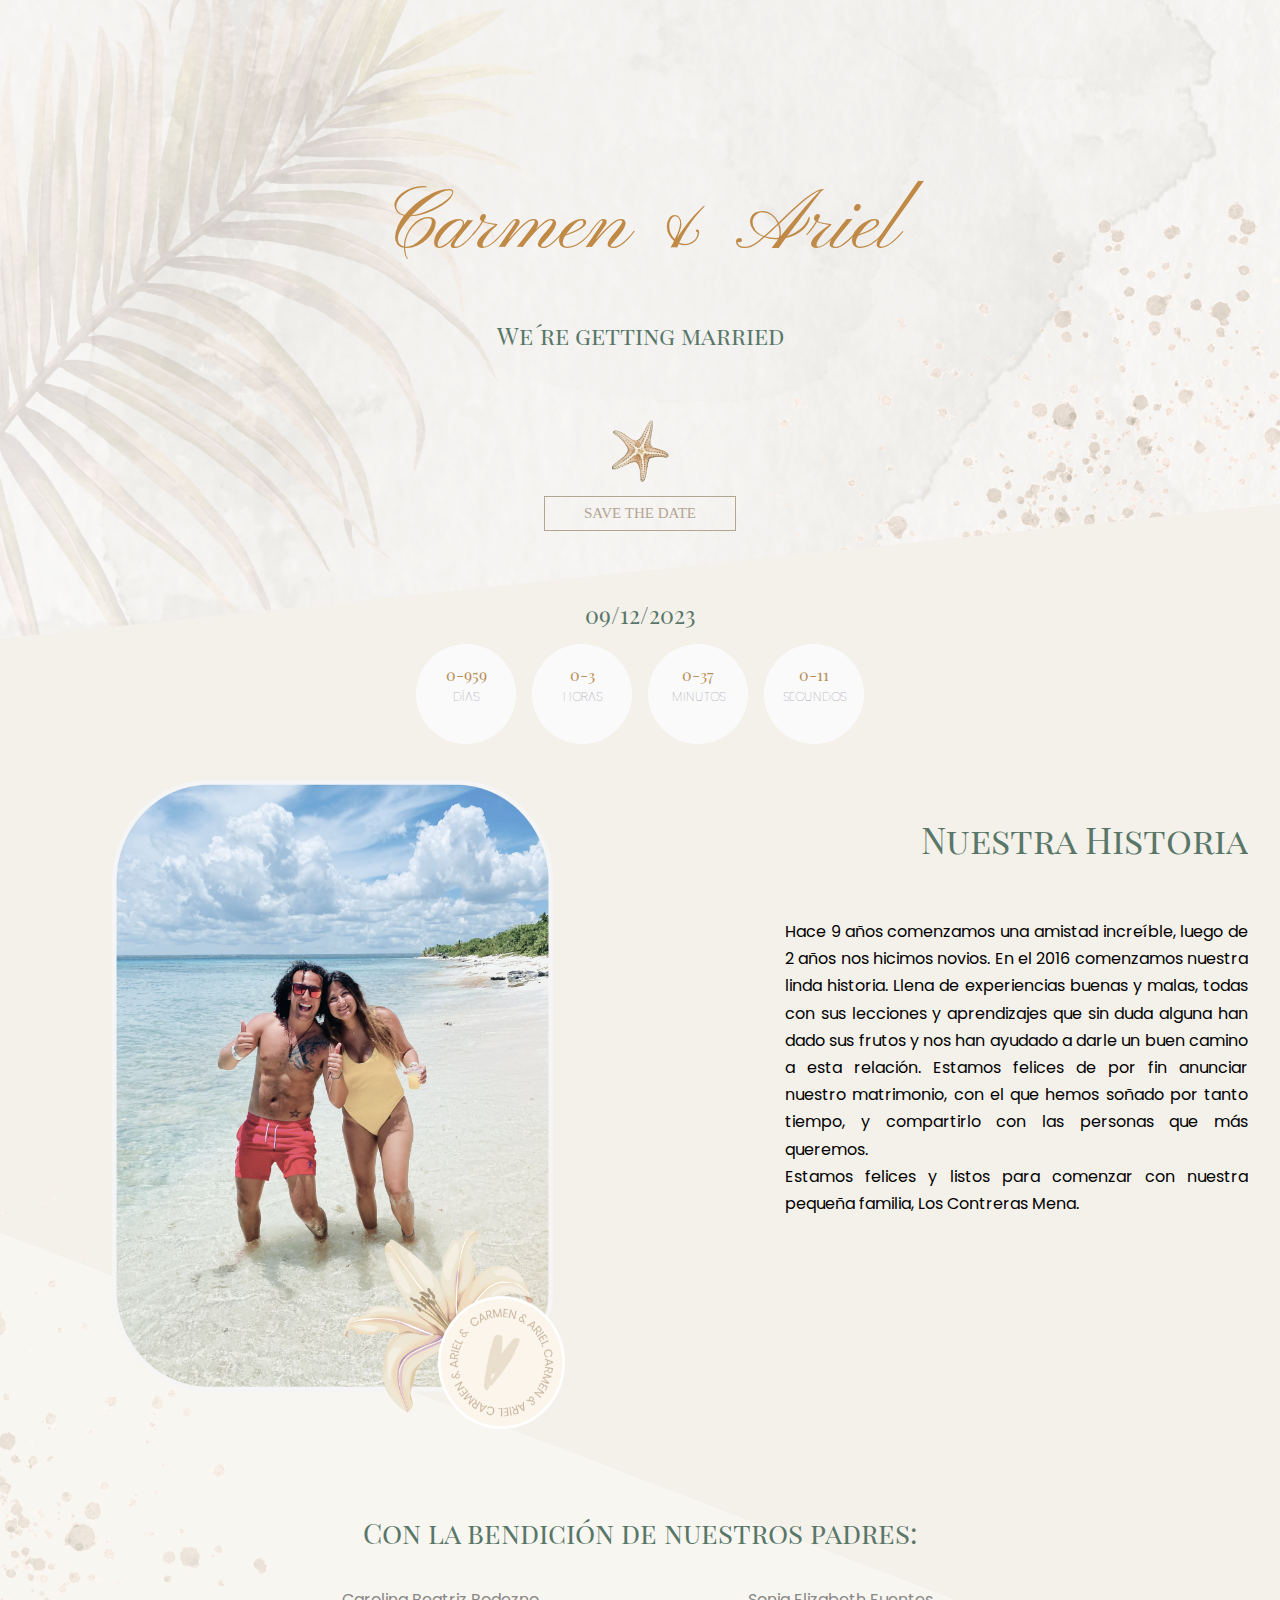
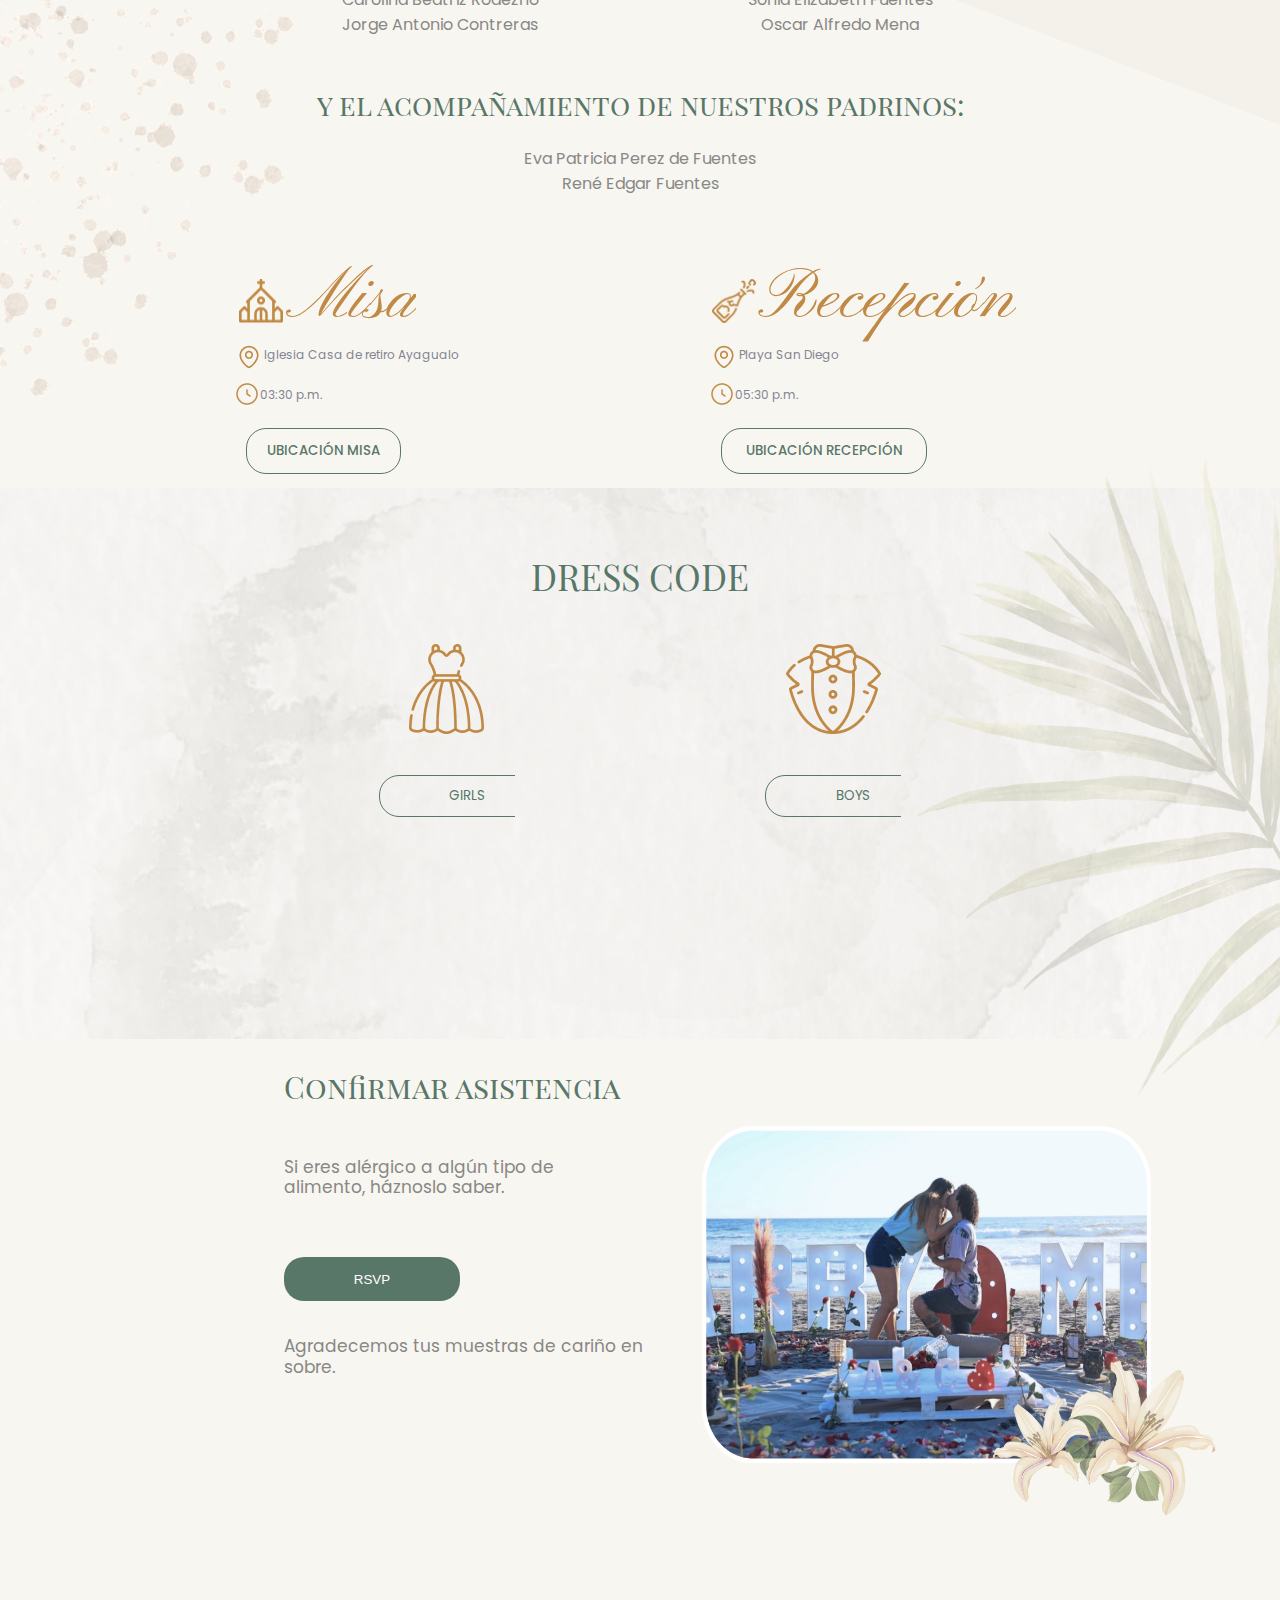
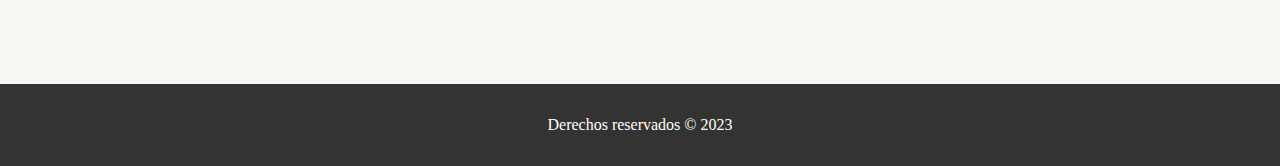
<file: index.html>
<!DOCTYPE html5>
<html lang="es">
<head>
    <meta charset="UTF-8">
    <meta name="viewport" content="width=device-width, initial-scale=1.0">
    <link rel="stylesheet" href="styles.css">
    <link rel="preconnect" href="https://fonts.googleapis.com">
    <link rel="preconnect" href="https://fonts.gstatic.com" crossorigin>
    <link href="https://fonts.googleapis.com/css2?family=Poppins:wght@100;400;600&display=swap" rel="stylesheet">
    <link rel="preconnect" href="https://fonts.googleapis.com">
    <link rel="preconnect" href="https://fonts.gstatic.com" crossorigin>
    <link href="https://fonts.googleapis.com/css2?family=Playfair+Display+SC:ital,wght@0,400;0,700;1,400&display=swap" rel="stylesheet">
    <link rel="preconnect" href="https://fonts.googleapis.com">
    <link rel="preconnect" href="https://fonts.gstatic.com" crossorigin>
    <link href="https://fonts.googleapis.com/css2?family=Pinyon+Script&display=swap" rel="stylesheet">
    <style>
        
         @font-face {
            font-family: 'NombreDeTuFuente';
            src: url('font/PalaceScriptMT.ttf') format('truetype'); /* Puedes tener diferentes formatos para mayor compatibilidad, como woff y woff2 */
            /* Otras propiedades opcionales, como font-weight y font-style, pueden ir aquí */
        }
        .church {
            width: 44px;
            height: 44.01px;
            top: 1794px;
            left: 222px;
            background-image: url([data-uri]);
            background-size: cover;
            background-position: center;
        }
        .party {
            width: 44px;
            height: 44.01px;
            top: 1794px;
            left: 222px;
            background-image: url([data-uri]);
            background-size: cover;
            background-position: center;
        }
        .location {
            width: 26px;
            height: 26px;
            top: 1867px;
            left: 220px;
            background-image: url([data-uri]);
            background-size: cover;
            background-position: center;
        }
        .time {
            width: 24px;
            height: 24px;
            top: 1906px;
            left: 220px;
            background-image: url([data-uri]);
            background-size: cover;
            background-position: center;
        }
        #ultimo + div{
            visibility: hidden;
        }
    </style>

    <title>Boda Carmen y Ariel</title>
</head>
<body>

    <header>
        <h1 class="vW">Carmen & Ariel</h1>
        <h1 class="vCP">Carmen<br>&<br>Ariel</h1>
        <!--<img class="names" src="img/Carmen & Ariel.png" alt="names">-->
        <br>
        <h3>We´re getting married</h3>
    </header>

    <section id="inicio" class="seccion">
        <div class="star"><img src="img/Star.png" alt="Star"></div>
        <h2>SAVE THE DATE</h2>
    </section>
    <p class="dia">09/12/2023</p>
    
    <section class="countdown-section">
        <div class="countdown">
            <div class="countdown-item">
                <span class="countdown-number" id="days">00</span><br>
                <span class="countdown-label">DÍAS</span>
            </div>
            <div class="countdown-item">
                <span class="countdown-number" id="hours">00</span><br>
                <span class="countdown-label">HORAS</span>
            </div>
            <div class="countdown-item">
                <span class="countdown-number" id="minutes">00</span><br>
                <span class="countdown-label">MINUTOS</span>
            </div>
            <div class="countdown-item">
                <span class="countdown-number" id="seconds">00</span><br>
                <span class="countdown-label">SEGUNDOS</span>
            </div>
        </div>
    </section>
    <!--foto e historia-->
    <div class="container">
        <section id="INFO1" class="seccion">
            <img src="img/foto1.png" alt="img1">
            <div class="text1">
                <h3>Nuestra Historia</h3>
                <p>
                    Hace 9 años comenzamos una amistad increíble, luego de 2 años nos hicimos novios. En el 2016 comenzamos nuestra linda historia. Llena de experiencias buenas y malas, todas con sus lecciones y aprendizajes que sin duda alguna han dado sus frutos y nos han ayudado a darle un buen camino a esta relación. Estamos felices de por fin anunciar nuestro matrimonio, con el que hemos soñado por tanto tiempo, y compartirlo con las personas que más queremos.
                    <br>Estamos felices y listos para comenzar con nuestra pequeña familia, Los Contreras Mena. 
                </p>
            </div>
        </section>
    </div>
    <!---agradecimientos-->
    <div class="containerT">
        <h1 class="ct1">Con la bendición de nuestros padres:</h1>
    
        <div class="names-container">
          <div class="left-names">
            <p class="pT">Carolina Beatriz Rodezno<br>Jorge Antonio Contreras</p>
          </div>
    
          <div class="right-names">
            <p class="pT">Sonia Elizabeth Fuentes<br>Oscar Alfredo Mena</p>
          </div>
        </div>
    
        <h2 class="ct2">y el acompañamiento de nuestros padrinos:</h2>
        
        <p class="centered-text">Eva Patricia Perez de Fuentes<br>René Edgar Fuentes</p>
      </div>
    <!--lugares-->
    <div class="place">
        <div class="locationChurch">
            <div class="imgpa">
                <div class="church"></div>
                <p>Misa</p>
            </div>
            <div class="datos1">
                <div class="ubicacion1">
                    <div class="location"></div>
                   <p class="textU1">Iglesia Casa de retiro Ayagualo</p>
                </div>
                <div class="Datetime1">
                    <div class="time"></div>
                    <p class="textT1">03:30 p.m.</p>
                </div>
                <a href="https://www.google.com/maps/place/13%C2%B037'37.3%22N+89%C2%B017'14.9%22W/@13.6270227,-89.2900505,17z/data=!3m1!4b1!4m4!3m3!8m2!3d13.6270227!4d-89.2874756?hl=es&entry=ttu" target="_blank"><button class="boton" ><div class="Lboton1" href="google.com">UBICACIÓN MISA</div></button></a>
            </div>
                
        </div>
        <div class="locationParty">
        <div class="imgpa">
            <div class="party"></div>
            <p>Recepción</p>
        </div>
            <div class="datos2">
                <div class="ubicacion2">
                    <div class="location"></div>
                   <p class="textU2">Playa San Diego</p>
                </div>
                <div class="Datetime2">
                    <div class="time"></div>
                    <p class="textT2">05:30 p.m.</p>
                </div>
                <a href="https://www.google.com/maps/place/13%C2%B028'56.6%22N+89%C2%B017'26.5%22W/@13.4823799,-89.2932777,17z/data=!3m1!4b1!4m4!3m3!8m2!3d13.4823799!4d-89.2907028?hl=es&entry=ttu" target="_blank"><button class="boton"><div class="Lboton2">UBICACIÓN RECEPCIÓN</div></button></a>
            </div>
        </div>
    </div>
    <!--Codigo de vestimenta-->
    <div class="titleDC">DRESS CODE</div>
    <section id="Dress-Code">
            <div class="DCGirls">
                <img src="img/dress.png" alt="">
                <a href="https://www.pinterest.com/carmenmena2595/dress-code-ni%C3%B1as/?invite_code=bc3b5f12c882449da259011eac3126da&sender=611645330550879380" target="_blank"><button class="boton"><div class="tboton1">GIRLS</div></button></a>
            </div>
            <div class="DCBoys">
                <img src="img/smoking.png" alt="">
                <a href="https://www.pinterest.com/carmenmena2595/dress-code-hombres/?invite_code=11ceeaeea42c4a339345ba18fc7ff451&sender=611645330550879380" target="_blank"><button class="boton"><div class="tboton1">BOYS</div></button></a>
            </div>
    </section>
    <!--asistencia-->
    <section id="imagen2" class="seccion">
        <div class="container">
            <section id="INFO2" class="seccion">
                <div class="text2">
                    <h3>Confirmar asistencia</h3>
                    <p>Si eres alérgico a algún tipo de <br> alimento, háznoslo saber.
                    </p>
                    <br>
                    <a href="formulario.html"><button class="bt"><div class="boton3">RSVP</div></button></a>
                    <br><br>
                    <p>Agradecemos tus muestras de cariño en sobre.</p>
                </div>
                <img src="img/foto2.png" alt="img2">
            </section>
        </div>
    </section>
    <footer>
        <p>Derechos reservados &copy; 2023</p>
    </footer>
    <script src="js/script.js"></script>

    <div id="ultimo"></div>
</body>
</html>
</file>
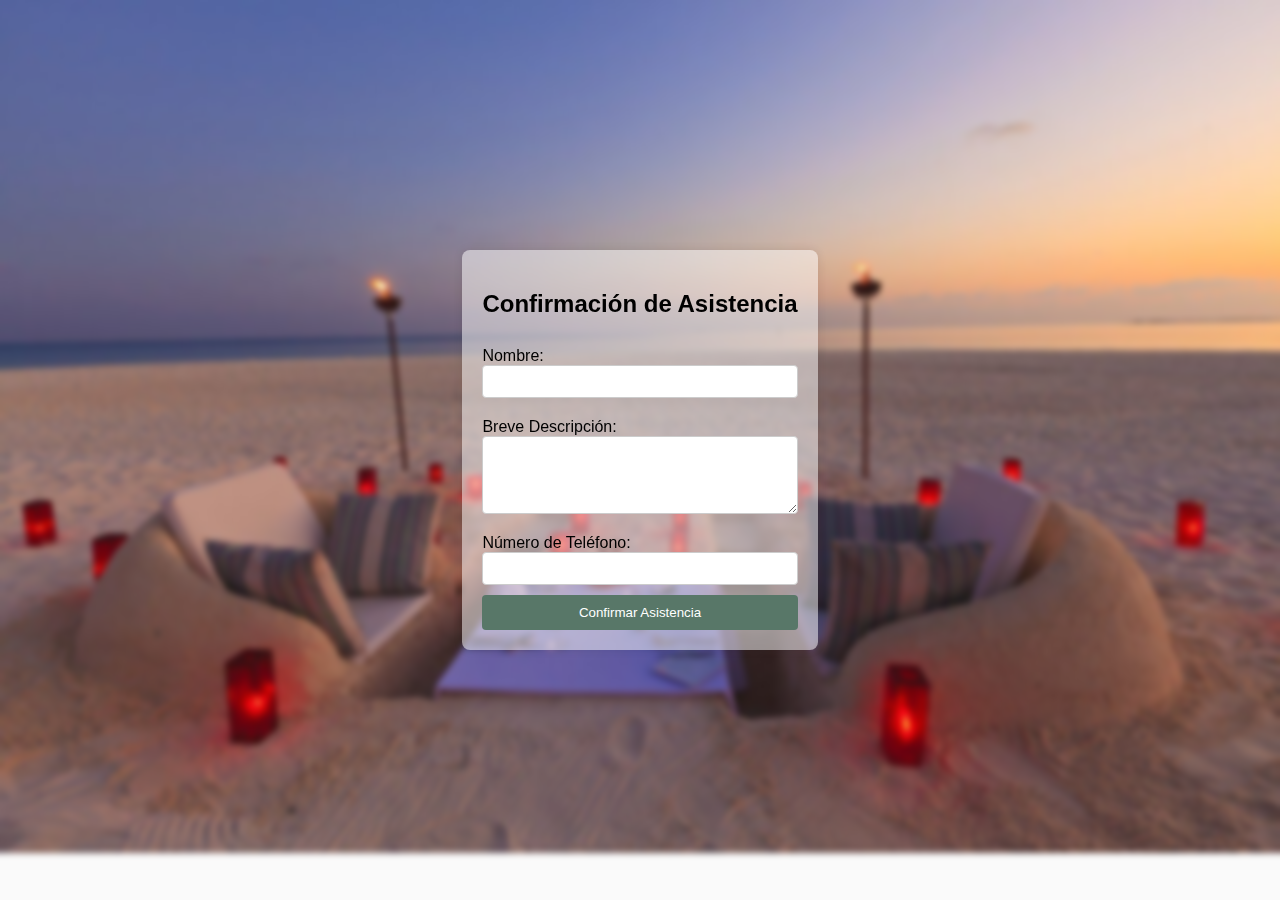
<file: formulario.html>
<!-- index.html -->
<!DOCTYPE html>
<html lang="en">
<head>
    <meta charset="UTF-8">
    <meta name="viewport" content="width=device-width, initial-scale=1.0">
    <link rel="stylesheet" href="styles2.css">
    <title>Formulario de Confirmación de Asistencia</title>
</head>
<body>

    <div class="container">
        <h2>Confirmación de Asistencia</h2>
        <form id="confirmationForm">
            <label for="name">Nombre:</label>
            <input type="text" id="name" name="name" required>

            <label for="description">Breve Descripción:</label>
            <textarea id="description" name="description" rows="4" required></textarea>

            <label for="contact">Número de Teléfono:</label>
            <input type="text" id="contact" name="contact" required>

            <div id="errorMessage" style="color: red;"></div> <!-- Mensaje de error -->

            <button type="button" onclick="submitForm()">Confirmar Asistencia</button>
        </form>
    </div>

    <script src="https://cdn.emailjs.com/dist/email.min.js"></script>
    <script src="min/script-min.js"></script>
</body>
</html>
</file>
<file: styles.css>
/* Importar la fuente */
@font-face {
    font-family: 'Font';
    src: url('/font/PalaceScriptMT.ttf') format('ttf'),
    url('/font/PALSCRI.TTF') format('TTF');
    font-weight: normal; 
    /* Puedes agregar más formatos de fuentes aquí (eot, svg, ttf) si es necesario */
}
@import url('https://fonts.googleapis.com/css2?family=Pinyon+Script&display=swap');

*{
    overflow-x: hidden; /* Esto oculta el desplazamiento horizontal */
}
/* Estilos generales */
body {
    overflow-x: hidden; /* Esto oculta el desplazamiento horizontal */ 
    margin:0 auto;
    padding: 0;
    background-color: #FAFAFA;
    background-size: fixed;
    background-position: center top;
    background-image: url('img/background.png');
    background-repeat: no-repeat;
}
/* Encabezado */
header {
    margin-top: 118px;
    
}
header h1.vW{
    font-family: 'Pinyon Script', cursive;
    color: #C08945;
    text-align: center;
    font-size: 85px;
    font-weight: lighter;
    white-space: pre-line;
    margin-bottom: 0;
}
header h1.vCP{
display: none;
}
/*img.names{
    width: 25%;
    display: block;
    margin: 0 auto;
}*/
header h3{
    margin-top: 20px;
    text-align: center;
    font-family: 'Playfair Display SC', serif;
    color: #587768;
    font-weight: lighter;
    font-size: 24px;
}
/*Agradecimiento*/
.containerT {
    max-width: 800px;
    margin: 10px auto;
    padding: 20px;
  }
  
 .containerT h1.ct1, h2.ct2, p.pT {
    text-align: center;
    display: block;
  }
 h1.ct1 ,h2.ct2{
    font-family: 'Playfair Display SC', normal;
    font-size: 28px;
    color: #587768;
    font-weight: 400 ;
  }
  p.pt{
    font-family: 'Poppins', sans-serif;
    font-weight: 400;
    font-size: 16px;
    color: #888886;
  }
  .names-container {
    display: flex;
    flex-wrap: wrap;
    justify-content: space-between;
    margin-top: 20px;
  }
  
  .left-names, .right-names {
    width: 50%; /* Cambiado a 100% para que se apile en pantallas pequeñas */
    margin-bottom: 10px; /* Añadido para separar los bloques en pantallas pequeñas */
  }
  
  .centered-text {
    text-align: center;
    display: block;
    font-family: Poppins;
    font-weight: 400;
    font-size: 16px;
    color: #888886;
  }
  
  
/*end agradecimientos*/

/* Secciones */
.seccion {
    padding: 2rem;
    text-align: center;
}
div.star img{
    margin-top: 12px;
    width: 60px;    
}   
#inicio{
    width: 15%;
    display: block;
    margin: 0 auto;
}
#inicio h2{
    font-family: 'Playfair Display', serif;
    color: #B4A492;
    padding: 8px;
    font-size: 15px;
    font-weight: lighter;
    border: solid 1px #B4A492;
} 
p.dia{
    font-family: 'Playfair Display SC', italic;
    color: #587768;
    font-size: 145%;
    display: block;
    text-align: center;
    margin-bottom: 14px;
    
}
.countdown{
    display: flex;
    justify-content: center;
}
.countdown {
    display: flex;
}

.countdown-item {
    margin: 0 8px;
    text-align: center;
    display: block;
    border-radius: 50%;
    background-color: #FAFAFA;
    width: 100px;
    height: 100px;
}
.countdown-number {
    font-family: 'Playfair Display SC', italic;
    display: block;
    margin-top: 20%;
    font-weight: bold;
    color: #B98E59;
    font-weight: lighter;

}

.countdown-label {
    font-family: 'Poppins', sans-serif;
    color: #7E808D;
    font-size: 0.8rem;
    display: block;
    margin-top: -15%;
    margin-bottom: 20%;
    font-weight: lighter;
}
div.container{
    display: flex;
    justify-content: center;
}
section#INFO1.seccion{
    /*background-color: #333;*/
    display: flex;
    width: 80%;
    align-items: center;}
section#INFO1.seccion img{
    width: 487px;
    height: 669px;
    top: 951px;
    left: 185px ;
    margin-left: 100px;
}
section#INFO2.seccion{
    /*background-color: #333;*/
    display: flex;
    width: 100%;
    align-items: center;}
section#INFO2.seccion img{
    width: 607.71px;
    height: 421.69px;
    top: 2756px;
    left: 695px;
    border-radius: 60px;
}
div.text1{
    display: block;
    text-align: justify;
    width: 477px;
    margin-left: 220px;
    margin-bottom: 200px;
}
div.text1 h3{
    font-family: 'Playfair Display SC', normal;
    font-weight: 400;
    font-size: 36px;
    line-height: 54px;
    color: #587768;
    text-align: right;
}
div.text1 p{
    font-family: 'Poppins', sans-serif;
    font-weight: 400;
    font-size: 16px;
    line-height: 27.2px;
    text-align: justify;
}
div.text2{
    display: block;
    text-align: justify;
    width: 477px;
    height: 385px;
    margin-left: 220px;
    margin-bottom: 200px;
}
div.text2 h3{
    font-family: 'Playfair Display SC', normal;
    font-weight: 400;
    line-height: 45px;
    font-size: 30px;
    text-align: left;
    color: #587768;
    font-weight: normal;
    padding-right: 1px;
}
div.text2 p{
    font-family: 'Poppins', normal;
    font-weight: 400;
    line-height: 20.8px; 
    font-size: 17px;
    color: #888886;
    text-align: left;
    align-items: left;    
    padding-right: 50px;
}

td .time {
    display: inline-block;
    vertical-align: middle;
    line-height: 18px;

}
.time p{
    font-family: 'Poppins', normal; 
    font-weight: 400;
    font-size: 12px;
    line-height: 18px;
    color: #838591;
    display: grid;
    place-items: center; 
}
/*Ubicaciones y Fecha*/
div.place{
    width: 85%;
    white-space: nowrap;
    display: inline-flex;
    /*background-color: #587768;*/
    padding: auto;
    /*Margenes*/
    margin-top: 15px;
    margin-left: 7.6%;
    margin-bottom: 75px;
}
div.place a .boton{
    margin-top: 20px;
    margin-left: 10px;
    font-family: 'Poppins', sans-serif; 
    width: Fixed (219px);
    height: Hug (44px);
    top: 1976px;
    left: 222px;
    padding: 10px;
    gap: 10px;
    background-color: transparent; /* Fondo transparente */
    color: #587768; /* Color del texto */
    border: 1px solid #587768; /* Borde sólido */
    border-radius: 20px; /* Ajusta este valor para redondear las esquinas */
}
.Lboton1 {
    width: 133px;
    height: 24px;
    font-weight: 500;
    size: 16px;
    line-height: 24px;
}
.Lboton2 {
    width: 184px;
    height: 24px;
    font-weight: 500;
    size: 16px;
    line-height: 24px;
}
/*Iglesia*/
div.locationchurch{
    white-space: nowrap;
    /*background-color: rebeccapurple;*/
    width: 30%;
    /*Margenes*/
    margin-left: 10%;
    padding: 0 30px;
}
div.locationchurch .church,p{
    display: inline-block;
}
div.imgch{
    margin-bottom: 20px;
}
div.locationchurch img{
    margin-top: 10px;
    margin-bottom: 10px;
}
div.church{
    display: flex;
    margin: auto 3px;
}
    /*ubicacion1*/
div.ubicacion1{
    padding-bottom: 6px;
    display: flex;
}
p.textU1{
    width: 250px;
    height: 18px;
    /*tipografia*/
    font-family: Poppins;
    font-weight: 400;
    font-size: 12px;
    line-height: 18px;
    color: #838591;
    margin: 2px;

}
    /*fecha1*/
div.datetime1{
    padding-top: 6px;
    display: flex;
}
p.textT1{
    width: 100%;
    height: 22px;
    /*tipografia*/
    font-family: Poppins;
    font-weight: 400;
    font-size: 12px;
    line-height: 21.6px;
    color: #838591;
    margin: 2px;

}
/*Recepcion*/
div.locationParty{
    white-space: nowrap;
    /*background-color: rebeccapurple;*/
    width: 30%;
    /*Margenes*/
    margin-left: 10%;
    padding: 0 10px;
}
div.imgpa {
    display: flex;
    margin-top: 0;
}
div.party{
    display: flex;
    margin: auto 1px;
}
div.imgpa p{
    font-family: 'Pinyon Script', cursive;
    color: #C08945;
    font-size: 70px;
    font-weight: lighter;
    margin: 0;
}
    /*ubicacion2*/
    div.ubicacion2{
        padding-bottom: 6px;
        display: flex;
    }
    p.textU2{
        width: 165px;
        height: 18px;
        /*tipografia*/
        font-family: Poppins;
        font-weight: 400;
        font-size: 12px;
        line-height: 18px;
        color: #838591;
        margin: 2px;
    
    }
        /*fecha1*/
    div.datetime2{
        padding-top: 6px;
        display: flex;
    }
    p.textT2{
        width: 100%;
        height: 22px;
        /*tipografia*/
        font-family: Poppins;
        font-weight: 400;
        font-size: 12px;
        line-height: 21.6px;
        color: #838591;
        margin: 2px;
    
    }
/*Titulo DC*/
div.TitleDC{
    font-weight: 400px;
    align-items: center;
    line-height: 54px;
    text-align: center;
    font-family: 'Playfair Display SC', italic;
    font-size: 36px;
    color: #587768;
    font-weight:lighter;
    display: block;
    padding: 0px 0px;
    text-decoration: none;
    width: 100%;
}
/*Dress Code*/
section#Dress-Code{
    /*  background-color: yellow;*/
    width: 85%;
    margin: auto;
    margin-bottom: 12%;
    display: flex;
}
/*Dress Code Girls*/
div.DCGirls{
    width: 12.5%;
    /*background-color: aqua;*/
    margin-left: 26%;
    display: inline-grid;
    text-align: center;
}
.DCGirls img{
    width: 75px;
    height: 90px;
    top: 2343px;
    left: 462px;
    margin: 30% auto;
}
.DCGirls a .boton{
    font-family: 'Poppins', sans-serif; 
    width: 176px;
    height: Hug (44px);
    padding: 10px;
    gap: 10px;
    background-color: transparent; /* Fondo transparente */
    color: #587768; /* Color del texto */
    border: 1px solid #587768; /* Borde sólido */
    border-radius: 20px; /* Ajusta este valor para redondear las esquinas */
}
/*Dress Code Boys*/
div.DCBoys{
    width: 12.5%;
    /*background-color: aqua;*/
    margin-left: 23% ;
    display: inline-grid;
    text-align: center;
}
.DCBoys img{
    width: 95px;
    height: 90px;
    margin: 30% auto;

}
.DCBoys a .boton{
    font-family: 'Poppins', sans-serif; 
    width: 176px;
    height: Hug (44px);
    padding: 10px;
    gap: 10px;
    background-color: transparent; /* Fondo transparente */
    color: #587768; /* Color del texto */
    border: 1px solid #587768; /* Borde sólido */
    border-radius: 20px; /* Ajusta este valor para redondear las esquinas */
}
a .bt{
    width: 176px;
    height:44px;
    border-radius: 20px;
    border: 1px;
    padding: 10px;
    gap: 10px;
    background-color: #587768;
    color: white;
    margin-top: 10%;
}

/* Pie de página */
footer {
    background-color: #333;
    color: #fff;
    text-align: center;
    padding: 1rem 0;
}

@media screen and (max-width: 1475px) {

    section#INFO1.seccion{
        /*background-color: #333;*/
        display: flex;
        width: 100%;
        align-items: center;}
  }
@media screen and (max-width:1280px) {
    section#INFO1.seccion img{
        width: 467px;
        height: 649px;
        top: 931px;
        left: 165px ;
        margin-left: 80px;
    }
    section#INFO2.seccion img{
        width: 587.71px;
        height: 401.69px;
        top: 2736px;
        left: 675px;
        border-radius: 40px;
    }
}
@media  screen and (max-width:500px) {
    *{
        margin: 0;
        padding: 0%;
    }
    /*titulo*/
    header h1.vW{
        display: none;
    }
    /*agradecimientos*/
    .containerT h1.ct1, h2.ct2, p.pT {
        text-align: center;
        display: block;
      }
      .names-container{
        margin-bottom: 25px;
      }
    .containerT .ct1 ,h2.ct2{
        font-size: 22px;
        
      }
      p.pt{
        font-size: 13px;
      }
      .left-names, .right-names {
        width: 45%; /* Cambiado a 100% para que se apile en pantallas pequeñas */
        margin:12px px; /* Añadido para separar los bloques en pantallas pequeñas */
      }
      .centered-text {
        text-align: center;
        font-size: 13px;
        margin-top: 12px;
      }
       /* end agradecimientos*/
    body {
        margin:0;
        padding: 0;
        background-image: url('img/background.png');
        background-size: cover;
        background-attachment: fixed;
        background-repeat: no-repeat;
    }
    header {
        width: 100%;
        padding: 0;
        text-align: center;
        margin-top: 150px;
    }
    img.names{
        width: 82%;
    }
    header h1.vCP{
        font-family: 'Pinyon Script', cursive;
        color: #C08945;
        text-align: center;
        font-size: 73.5px;
        font-weight: lighter;
        white-space: pre-line;
        margin-bottom: 0;
        display: block;
    }
    header h3{
        display: inline-block;
        align-items: center;
        width: 217px;
        height: 27px;
        top: 335px;
        left: 72px;
        margin-top: 10px;
    }
    header h3{
        font-family: Playfair Display SC;
        font-weight: 400;
        font-size: 18px;
        line-height: 27px;
    }
    section#INFO1.seccion{
        /*background-color: #333;*/
        display: block;
        width: 80%;
        align-items: center;}
    section#INFO1.seccion img{
        display: inline-block;    
        width: 308px;
        height: 430.08px;
        top: 1026px;
        left: 26px ;
        margin: auto;
    }
    section#INFO1.seccion .text1{
        display: inline-block;
        width: 90%;
        margin: auto;
        text-align: left;
    }
    section#INFO1.seccion .text1 h3{
        /*space
        width: 148px;
        height: 33px;
        top: 1471px;
        left: 186px;
        Font*/
        font-family: Playfair Display SC;
        font-weight: 400;
        font-size: 22px;
        line-height: 33px;
        margin: 0;
        text-align: left;
        }
    section#INFO1.seccion .text1 p{
        font-weight: 400;
        font-size: 12px;
        line-height: 20.4px;
        text-align: Justified;
        margin: auto;
    }
    /*Ubicaciones y Fecha*/
div.place{
    width: 100%;
    display: grid;
    /*background-color: #587768;*/
    padding: auto;
    /*Margenes*/
    margin: 45px auto;
}
div.TitleDC{
    font-weight: 400px;
    line-height: 54px;
    text-align: center;
    font-family: 'Playfair Display SC', italic;
    font-size: 36px;
    color: #587768;
    font-weight:lighter;
    display: block;
    text-decoration: none;
    width: 100%;
    margin-top: 75px;
}
/*Dress Code*/
section#Dress-Code{
    /*  background-color: yellow;*/
    width: 100%;
    margin: auto;
    display: grid;
}

    section#info2.seccion{
        display: block;
    }
    div .text2{
        margin: auto;
        width: 100%;
    }
    div.text2 h3{
        font-size: 25px;
    }
    div.text2 p{
        font-size: 14px;
    }
    div.text2 p br{
        visibility: hidden;
    }
    section#INFO2.seccion img{
        width: 302px;
        height: 201px;
        top: 3273px;
        left: 26px;
        border-radius: 30px;
    }
    /*Dress Code Girls*/
div.DCGirls{
    /*background-color: aqua;*/
    display: grid;
    width: 100%;
    text-align: center;
    margin: auto;
}
.DCGirls img{
    width: 75px;
    height: 90px;
    margin: auto;
    margin-top: 10px;
    margin-bottom: 15PX;
}
.DCGirls a .boton{
    font-family: 'Poppins', sans-serif; 
    width: 176px;
    height: Hug (44px);
    padding: 10px;
    gap: 10px;
    background-color: transparent; /* Fondo transparente */
    color: #587768; /* Color del texto */
    border: 1px solid #587768; /* Borde sólido */
    border-radius: 20px; /* Ajusta este valor para redondear las esquinas */
}
/*Dress Code Boys*/
div.DCBoys{
    /*background-color: aqua;*/
    display: grid;
    text-align: center;
    margin: auto;
    width: 100%;
    margin-top: 25px;

}
.DCBoys img{
    width: 95px;
    margin: 15px auto;

}
.DCBoys a .boton{
    font-family: 'Poppins', sans-serif; 
    width: 176px;
    height: Hug (44px);
    padding: 10px;
    gap: 10px;
    background-color: transparent; /* Fondo transparente */
    color: #587768; /* Color del texto */
    border: 1px solid #587768; /* Borde sólido */
    border-radius: 20px; /* Ajusta este valor para redondear las esquinas */
}
/*iglesia*/
div.locationchurch{
    margin-left: 0px;
    margin-bottom: 30px;
    width: 100%;
}
p.textt1{
    width: 100%;
}
div.ubicacion1{
    display: inline-flex;
}
p.textU1{
    width: 250px;
    height: auto;
    white-space: pre-line;
}
/*party*/
div.locationparty{
    margin-left: 0px;
    width: 100%;
    padding: 0 30px;
}
p.textT2{
    width: 100%;
}
div.ubicacion2{
    display: inline-flex;
}
p.textU2{
    width: 250px;
    height: auto;
    white-space: pre-line;
}
div.text2 h3{
    font-size: 22px;
}

}
@media screen and (max-width:460px)
{    
    body {
        margin:0;
        padding: 0;
        background-image: url('img/background.png');
        background-size: 458px;
        background-attachment:unset;
        background-repeat:unset;
    }
    body {
        overflow-x: hidden; /* Esto oculta el desplazamiento horizontal */
      }
      
}
</file>
<file: styles2.css>
body {
    font-family: Arial, sans-serif;
    margin: 0;
    padding: 0;
    display: flex;
    align-items: center;
    justify-content: center;
    height: 100vh;
    background-color: #FAFAFA;
    background-size: fixed;
    background-position: center top;
    background-image: url('img/beachPP.jpeg');
    background-repeat: no-repeat;
    backdrop-filter: blur(3px);
}

.container {
    background-color: rgba(255, 255, 255, 0.5);
    padding: 20px;
    border-radius: 8px;
    box-shadow: 0 0 10px rgba(0, 0, 0, 0.1);
    color: #000;
    font-family: 'Poppins', sans-serif;
}

form {
    display: flex;
    flex-direction: column;
}

label {
    margin-top: 10px;
}

input, textarea {
    margin-bottom: 10px;
    padding: 8px;
    border: 1px solid #ccc;
    border-radius: 4px;
}

button {
    padding: 10px;
    background-color: #587768;
    color: #fff;
    border: none;
    border-radius: 4px;
    cursor: pointer;
}

button:hover {
    background-color: #0056b3;
}
</file>
